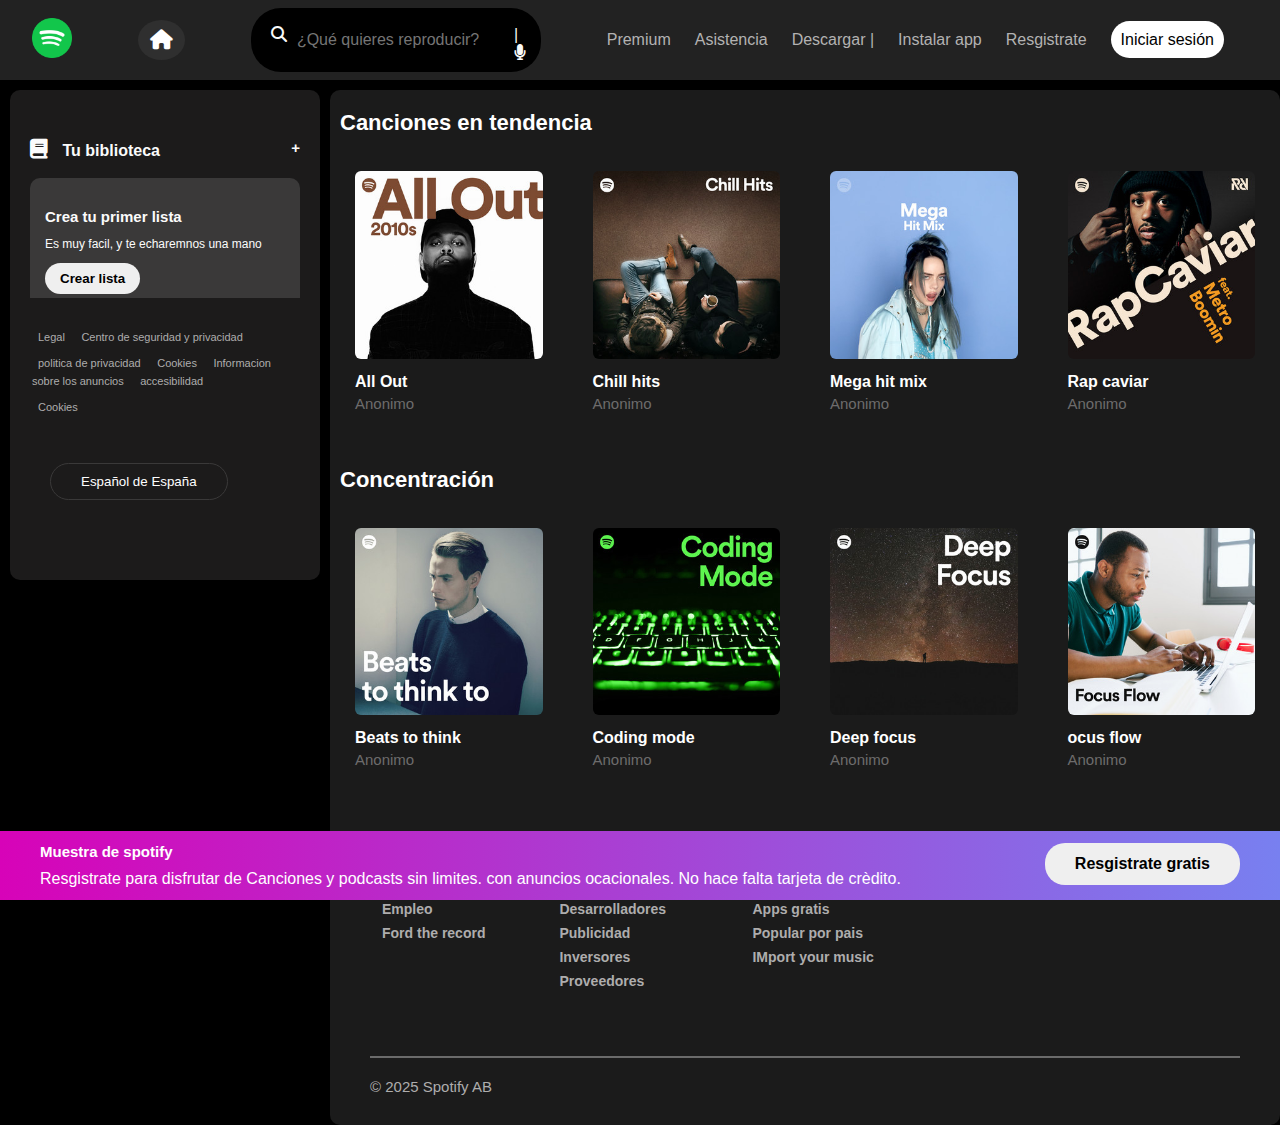
<file: index.html>
<!DOCTYPE html>
<html lang="en">
<head>
    <meta charset="UTF-8">
    <meta name="viewport" content="width=device-width, initial-scale=1.0">
    <title>Spotify</title>
    <link rel="stylesheet" href="./style.css">
    <link rel="shortcut icon" href="./img/spotify.png" type="image/x-icon">
    <link rel="stylesheet" href="https://cdnjs.cloudflare.com/ajax/libs/font-awesome/6.4.0/css/all.min.css">
</head>
<body>
    <header class="header">
        <div>
            <img class="logo" src="./img/spotify.png" alt="">
        </div>
        
        <div class="iconos_1">
            <a href="#">
                <i class="fa-solid fa-house"></i>
            </a>
        </div>
        <div class="search">
            <search style="display: flex;">
                <span class="icono-izquierda"
                ><i class="fa-solid fa-magnifying-glass"></i></span>
                <input type="text" placeholder="¿Qué quieres reproducir?"/>
                <span class="icono-derecha">|<i class="fa-solid fa-microphone"></i></span>
            </search>
        </div>
        <nav class="nav-menu">
            <ul>
                <li><a href="#">Premium</a></li>
                <li><a href="#">Asistencia</a></li>
                <li><a href="#">Descargar |</a></li>
                <li><a href="#" class="info">Instalar app</a></li>
                <li><a href="./fomulario.html" class="info">Resgistrate</a></li>
                <li><a href="./login.html" class="inicio" id="inicio">Iniciar sesión</a></li>
            </ul>
        </nav> 
    </header>
    <div class="content-grande">
        <div class="sidebar">   
            <div class="sidebar-nav box2">
                <ul>
                    <li><a href="">
                        <span><i class="fa-solid fa-book"></i></span>
                        <span class="library">Tu biblioteca</span>
                    </a></li>
                    
                    <li>
                        <div class="sidebar-scroll">
                            <div class="create-playlist">
                                <h4>Crea tu primer lista</h4>
                                <p>Es muy facil, y te echaremnos una mano</p>
                                <button>Crear lista</button>
                            </div>
                            <div class="create-playlist">
                                <h4>Encuentra pòdcast que quieres seguir</h4>
                                <p>Te avisaremos cuando salgan nuevos episodios</p>
                                <button>Explorar podcasts</button>
                            </div>
                        </div>
                    </li>
                </ul>
                <div class="privacy">
                    <ul>
                        <li>
                            <a href="#">Legal</a>
                            <a href="#">Centro de seguridad y privacidad</a>
                        </li>
                        <li>
                            <a href="#">politica de privacidad</a>
                            <a href="#">Cookies</a>
                            <a href="#">Informacion sobre los anuncios</a>
                            <a href="#">accesibilidad</a>
                        </li>
                        <li>
                            <a href="#">Cookies</a>
                        </li>
                    </ul>
                </div>
                
                <div class="eng-btn">
                    <button>Español de España</button>
                </div>
            </div>
        </div>
        <div class="main-section">
            <div class="spotify-playlist">
                <h2>Canciones en tendencia</h2>
                <div class="card">
                    <div class="item">
                        <img src="./img/spotify playlists/all out.jpg" alt="">
                        <div class="play-btn">
                            <span><i class="fa-solid fa-play"></i></span>
                        </div>
                        <h4>All Out</h4>
                        <p>Anonimo</p>
                    </div>

                    <div class="item">
                        <img src="./img/spotify playlists/chill hits.jpg" alt="">
                        <div class="play-btn">
                            <span><i class="fa-solid fa-play"></i></span>
                        </div>
                        <h4>Chill hits</h4>
                        <p>Anonimo</p>
                    </div>

                    <div class="item">
                        <a href="./https://open.spotify.com/intl-es/artist/6qqNVTkY8uBg9cP3Jd7DAH">
                            <img src="./img/spotify playlists/mega hit mix.jpg" alt="">
                        </a>
                        <div class="play-btn">
                            <span><i class="fa-solid fa-play"></i></span>
                        </div>
                        <h4>Mega hit mix</h4>
                        <p>Anonimo</p>
                    </div>

                    <div class="item">
                        <img src="./img/spotify playlists/rap caviar.jpg" alt="">
                        <div class="play-btn">
                            <span><i class="fa-solid fa-play"></i></span>
                        </div>
                        <h4>Rap caviar</h4>
                        <p>Anonimo</p>
                    </div>
                </div>
            </div>
            <div class="spotify-playlist">
                <h2>Concentración</h2>
                <div class="card">
                    <div class="item">
                        <img src="./img/concentracion/beats to think.jpg" alt="">
                        <div class="play-btn">
                            <span><i class="fa-solid fa-play"></i></span>
                        </div>
                        <h4>Beats to think</h4>
                        <p>Anonimo</p>
                    </div>

                    <div class="item">
                        <img src="./img/concentracion/coding mode.jpg" alt="">
                        <div class="play-btn">
                            <span><i class="fa-solid fa-play"></i></span>
                        </div>
                        <h4>Coding mode</h4>
                        <p>Anonimo</p>
                    </div>

                    <div class="item">
                        <img src="./img/concentracion/deep focus.jpg" alt="">
                        <div class="play-btn">
                            <span><i class="fa-solid fa-play"></i></span>
                        </div>
                        <h4>Deep focus</h4>
                        <p>Anonimo</p>
                    </div>

                    <div class="item">
                        <img src="./img/concentracion/focus flow.jpg" alt="">
                        <div class="play-btn">
                            <span><i class="fa-solid fa-play"></i></span>
                        </div>
                        <h4>ocus flow</h4>
                        <p>Anonimo</p>
                    </div>
                </div>
            </div>            
            <div class="footer-section"> 
                <div class="footer">
                    <div class="footer-links">
                        <div class="footer-column">
                            <div>Empresa</div>
                            <ul class="col-links">
                                <li><a href="#">Acerca de</a></li>
                                <li><a href="#">Empleo</a></li>  
                                <li><a href="#">Ford the record</a></li>  
                            </ul>
                        </div>
                        <div class="footer-column">
                            <div>Comunidades</div>
                            <ul class="col-links">
                                <li><a href="#">Para artistas</a></li>
                                <li><a href="#">Desarrolladores</a></li>  
                                <li><a href="#">Publicidad</a></li>  
                                <li><a href="#">Inversores</a></li>  
                                <li><a href="#">Proveedores</a></li>  
                            </ul>
                        </div>
                        <div class="footer-column">
                            <div>Enlaces utiles</div>
                            <ul class="col-links">
                                <li><a href="#">Asistencias</a></li>
                                <li><a href="#">Apps gratis</a></li>  
                                <li><a href="#">Popular por pais</a></li>  
                                <li><a href="#">IMport your music</a></li>  
                            </ul>
                        </div>
                    </div>
    
                    <div class="social-links">
                        <div>
                            <i class="fa-brands fa-facebook"></i>
                            <i class="fa-brands fa-twitter"></i>
                            <i class="fa-brands fa-instagram"></i>
                        </div>
                    </div>
                </div> 
            </div>
<hr>
            <div>
                <p class="copyright"> &copy; 2025 Spotify AB</p>
            </div>
        </div>
    </div>

    <div class="preview">
        <div class="text">
            <h4>Muestra de spotify</h4>
            <p>Resgistrate para disfrutar de Canciones y podcasts sin limites. con anuncios ocacionales. No hace falta tarjeta de crèdito.</p>
        </div>
        <div class="botton">
            <button><a href="./fomulario.html">Resgistrate gratis</a></button>
        </div>
        
    </div>

    
</body>
</html>
</file>
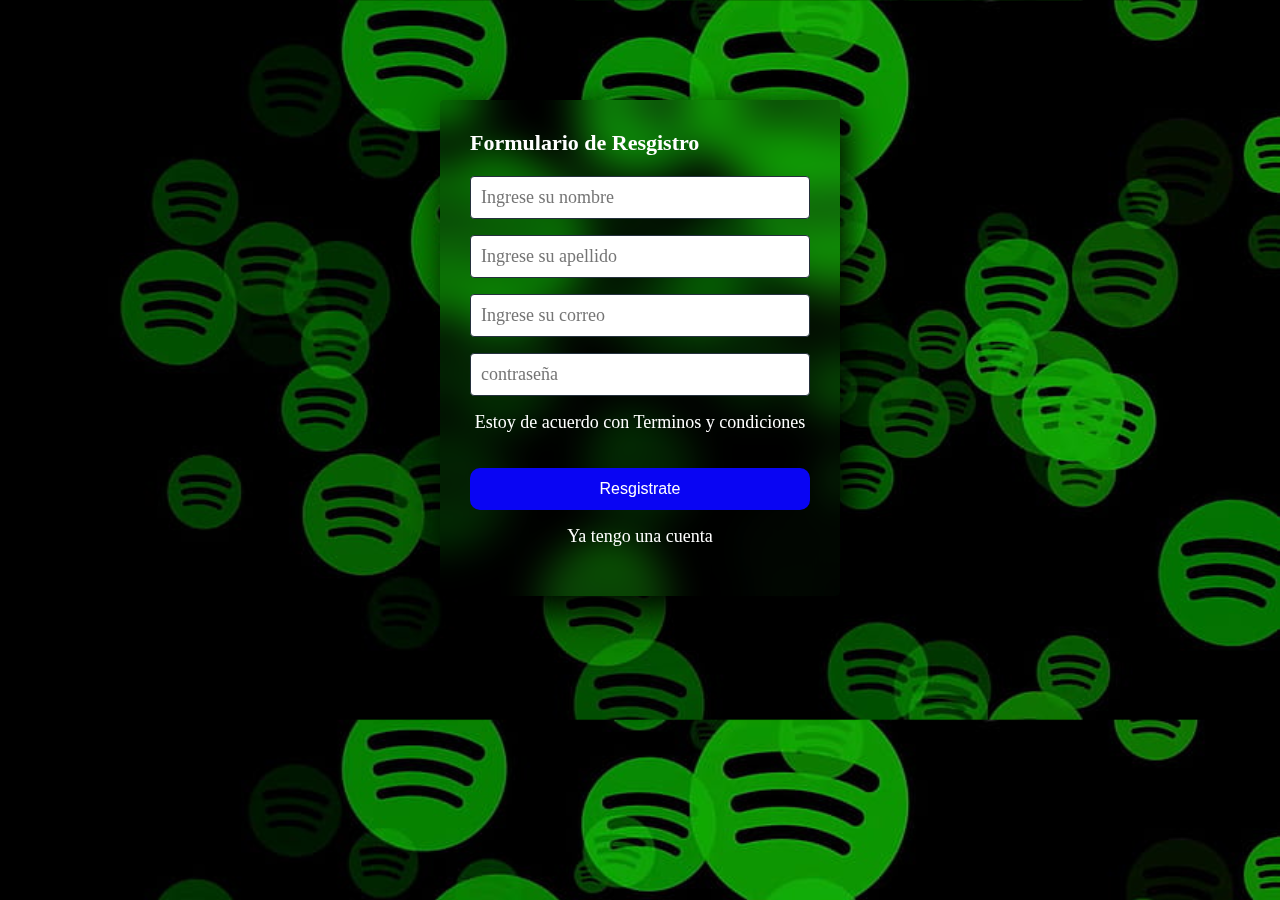
<file: fomulario.html>
<!DOCTYPE html>
<html lang="en">
<head>
    <meta charset="UTF-8">
    <meta name="viewport" content="width=device-width, initial-scale=1.0">
    <title>Resgistro</title>
    <link rel="stylesheet" href="/formulario.css">
</head>
<body>
    <section class="form-register">
        <h4>Formulario de Resgistro</h4>
        <input class="constrols" type="text" name="Nombre" id="Nombre" placeholder="Ingrese su nombre">
        <input class="constrols" type="text" name="apellido" id="apellido" placeholder="Ingrese su apellido">
        <input class="constrols" type="email" name="correo" id="correo" placeholder="Ingrese su correo">
        <input class="constrols" type="password" name="contraseña" id="contraseña" placeholder="contraseña">
        <p>Estoy de acuerdo con <a href="#">Terminos y condiciones</a></p>
        <input class="botons" type="submit" value="Resgistrate">
        <p><a href="/login.html">Ya tengo una cuenta</a></p>
    </section>
</body>
</html>
</file>
<file: style.css>
*{
    margin: 0;
    padding: 0;   
    text-decoration: none;
    list-style: none;
}
body{
    background-color: rgb(0, 0, 0);
    font-family: Arial, Helvetica, sans-serif;
}
a, li{
    font-family: Arial, Helvetica, sans-serif;
    font-size: 16px;
}   
.logo{
    width: 40px;
}
header{
    background-color: #222;
    display: flex;
    justify-content: space-between;
    align-items: center;
    padding: .5rem 2rem;
    z-index: 50;
    position: sticky;
    top: 0;
}
.search{
    background-color: black;
    border-radius: 30px;
    padding: 10px 20px;
    display: flex;
    align-items: center;
    width: 250px;
    color: rgb(250, 250, 250);
}
.search input{
    flex: 1;
    background-color: transparent;
    border: none;
    font-size: 16px; 
    color: white;
    padding: 5px 10px;
    outline: none;
}
.icono-derecha{
    width: 100%;
    padding-top: 8px;
}
.icono-izquierda{
    padding-top: 8px;
}
.nav-menu ul{
    display: flex;
    align-items: center;
}
nav a{
    color: rgb(179, 178, 178);
}
.iconos_1 {
    padding: 10px;
    width: 1.7rem;
    background-color: #2f2f2f;
    border-radius: 50%;
    font-size: 25px;
    cursor: pointer;
}

.iconos_1 a{
    color: white;
    font-size: .8em;
    display: flex;
    justify-content: center;
    align-items: center;
}
.iconos_1:hover{
    background: #444444;
}

.inicio{
    color: black;
    font-weight: 15px;
    border-radius: 30px;
    background-color: white;
    padding: 10px;
}
.nav-menu li{
    margin-right: 1.5rem;
}
.nav-menu a:hover{
    color: rgb(255, 255, 255);
}
#inicio:hover{
    color: white;
    background: #404040;
}
.sidebar{
    width: 360px;
    height: 450px;
    background: #000000;
    left: 0;
    bottom: 0;
    padding: 10px;
    position: sticky;
    top: 60px;
}
.sidebar-nav{
    background-color: #1c1b1b;
    border-radius: 10px;
    padding: 40px 10px;
}
.sidebar-nav ul{
    list-style: none;
}
.sidebar-nav ul li{
    padding: 9px 10px;
}
.sidebar-nav ul li a :hover{
    color: #aeadad;
}
.sidebar-nav ul li a{
    text-decoration: none;
    color: #fbfbfb;
    font-size: 16px;
    font-weight: 600;
}
.sidebar-nav ul li a i{
    font-size: 20px;
    margin-right: 10px;
}
.library::after{
    content: "+";
    float: right;
    text-align: center;
    border-radius: 50%;
    font-size: 15px;
}
.create-playlist{
    background: #3a3939;
    padding: 30px 15px;
    border-radius: 10px;
    margin-bottom: 10px;
}
.sidebar-scroll{
    height: 120px;
    overflow: auto;
}
.sidebar-scroll::-webkit-scrollbar{
    background: transparent;
}
.sidebar-scroll::-webkit-scrollbar-thumb{
    background: transparent;
    width: 10px;
}
.sidebar-scroll:hover::-webkit-scrollbar-thumb{
    background: #aeadad;
    width: 5px;
}
.create-playlist h4{
    color: #fbfbfb;
    font-size: 15px;
}
.create-playlist p{
    color: #fbfbfb;
    font-size: 12px;
    margin: 12px 0;
}
.create-playlist button{
    padding: 8px 15px;
    border: 0;
    outline: 0;
    border-radius: 20px;
    font-weight: 600;
    margin-bottom: 10px;
}
.privacy ul li a{
    text-decoration: none;
    color: #aeadad;
    font-size: 11px;
    font-weight: 500;
    margin: 0 6px;
}
.privacy ul li a:hover{
    text-decoration: underline;
    color: #fbfbfb;
    
}
.privacy ul {
    list-style: none;
    margin-top: 20px;
}
.privacy ul li{
    padding: 0 12px;
    padding-bottom: 8px;
}
.eng-btn{
    padding: 40px 30px;
}
.eng-btn button{
    padding: 10px 30px;
    background: transparent;
    border: 0;
    outline: none;
    color: white;
    border: 1px solid #3a3939;
    border-radius: 20px;
    margin: 0px 0;
}
.eng-btn button:hover{
    padding:  11px 31px;
    border: 1px solid #fbfbfb;
}
.content-grande{
    display: flex;
}
.main-section{
    margin-top: 10px;
    width: 950px;
    background: #1b1b1b;
    border-radius: 10px;
}
.spotify-playlist{
    padding: 20px 10px;
}
.spotify-playlist h2{
    color: white;
    font-size: 22px;
    margin-bottom: 20px;
}
.spotify-playlist .card{
    display: flex;
    gap: 20px;
    overflow: hidden;
}
.spotify-playlist .card .item{
    min-width: 140px;
    width: 190px;
    cursor: pointer;
    padding: 15px;
}
.spotify-playlist .card .item:hover{
    background-color: #3a3939;
    border-radius: 10px;
}
.spotify-playlist .card .item img{
    width: 100%;
    border-radius: 6px;
    margin-bottom: 10px;
}
.spotify-playlist .item h4{
    color: white;
}
.spotify-playlist .item p{
    color: rgb(109, 108, 108);
    font-size: 15px;
    margin-top: 4px;
}
.spotify-playlist .item p:hover{
    text-decoration: underline;
}
.spotify-playlist .play-btn{
    position: relative;
}
.spotify-playlist .play-btn i{
    position: absolute;
    background: rgb(46, 241, 46);
    border-radius: 50%;
    padding: 11px;
    right: 10px;
    top: -40px;
    opacity: 0;
    transform: 0.3 ease;
}
.spotify-playlist .card .item:hover .play-btn i{
    opacity: 1;
    transform: translateY(-20px);
}
.footer-section{
    padding: 20px 40px;
}
.footer-section .footer{
    display: flex;
    justify-content: space-between;
    margin-top: 20px;
}
.footer-section .footer .footer-links{
    display: flex;
    justify-content: space-between;
    gap: 50px;
}
.footer-section .footer .footer-links .footer-column{
    margin: 0 12px;
}
.footer-section .footer .footer-links div{
    color: white;
    font-weight: 600;
    margin-bottom: 12px;
    font-size: 18px;
}
.footer-section .footer .footer-links ul li{
    list-style: none;
    margin: 6px 0;
}
.footer-section .footer .footer-links ul li a{
    text-decoration: none;
    color: #aeadad;
    font-size: 14px;
    cursor: pointer;
}
.footer-section .footer .footer-links ul li a:hover{
    text-decoration: underline;
    color: #fcfcfc;
}
.footer .social-links i{
    color: white;
    background: #232323;
    padding: 12px;
    border-radius: 50%;
    margin: 0 5px;
    cursor: pointer;
}
.footer .social-links i:hover{
    background: #3c3c3c;
}
hr{
    margin: 20px 40px;
    border: 0;
    outline: 0;
    border: 1px solid #6b6b6b;
    margin-top: 40px;
}
.copyright{
    padding: 0 40px;
    color: #aeadad;
    font-size: 15px;
    margin-bottom: 30px;
}
.preview{
    display: flex;
    justify-content: space-between;
    background: linear-gradient(to right, #d703b8, #7880f0);
    position: fixed;
    bottom: 0;
    left: 0;
    right: 0;
    padding: 12px 40px;
}
.preview h4{
    font-size: 15px;
    font-weight: 600;
    margin-bottom: 10px;
    color: white;
}
.preview p{
    font-size: 16px;
    font-weight: 400;
    color: white;
}
.preview button{
    padding: 12px 30px;
    border: 0;
    outline: 0;
    border-radius: 20px;
    font-size: 14px;
    font-weight: 600;
    color: black;
}

a{
    color: black;
}

@media (max-width: 768px) {

    header {
        flex-wrap: wrap;
        gap: 10px;
        padding: 0.5rem 1rem;
    }

    .search {
        width: 100%;
        order: 3;
    }

    .nav-menu ul {
        gap: 10px;
    }

    .sidebar {
        display: none;
    }

    .content-grande {
        flex-direction: column;
        padding: 0 10px;
    }

    .main-section {
        width: 100%;
    }

    .spotify-playlist .card {
        overflow-x: auto;
    }

    .spotify-playlist .card::-webkit-scrollbar {
        height: 5px;
    }

    .spotify-playlist .card::-webkit-scrollbar-thumb {
        background: #555;
        border-radius: 10px;
    }

    .footer-section .footer {
        flex-direction: column;
        gap: 20px;
    }

    .footer-section .footer .footer-links {
        flex-wrap: wrap;
        gap: 20px;
    }

    .preview {
        flex-direction: column;
        gap: 10px;
        text-align: center;
    }

    .preview button {
        width: 100%;
    }
}
@media (max-width: 480px) {

    .logo {
        width: 30px;
    }

    .iconos_1 {
        width: 1.4rem;
        padding: 8px;
    }

    .spotify-playlist h2 {
        font-size: 18px;
    }

    .spotify-playlist .card .item {
        min-width: 120px;
        width: 150px;
    }

    .footer-section {
        padding: 20px;
    }

    .copyright {
        font-size: 13px;
        text-align: center;
    }
}
@media (max-width: 1024px) {

    .sidebar {
        width: 280px;
    }

    .main-section {
        width: calc(100% - 280px);
    }

    .spotify-playlist .card {
        gap: 15px;
    }
}
</file>
<file: formulario.css>
*{
    padding: 0;
    margin: 0;
    box-sizing: border-box;
}
body{
    background-image: url('/img/desktop-wallpaper-spotify.jpg');
    background-size: cover;
}
.form-register{
    width: 400px;
    background: transparent;
    backdrop-filter: blur(20px);
    padding: 30px;
    margin: auto;
    margin-top: 100px;
    border-radius: 4px;
    font-family: 'calibri';
    color: white;
    box-shadow: 7px 13px 37px #000;
}
.form-register h4 {
    font-size: 22px;
    margin-bottom: 20px;
}
.constrols{
    width: 100%;
    background: #ffffff;
    padding: 10px;
    border-radius: 4px;
    margin-bottom: 16px;
    border: 1px solid #24303c;
    font-family: 'calibri';
    font-size: 18px;
}
.form-register p{
    height: 40px;
    text-align: center;
    font-size: 18px;
}
.form-register a{
    color: white;
    text-decoration: none;
}
.form-register a:hover{
    color: rgb(136, 134, 134);
    text-decoration: underline;
}
.form-register .botons{
    width: 100%;
    background: rgb(9, 5, 243);
    border: none;
    cursor: pointer;
    border-radius: 10px;
    padding: 12px;
    color: white;
    margin: 16px 0;
    font-size: 16px;
}
</file>
